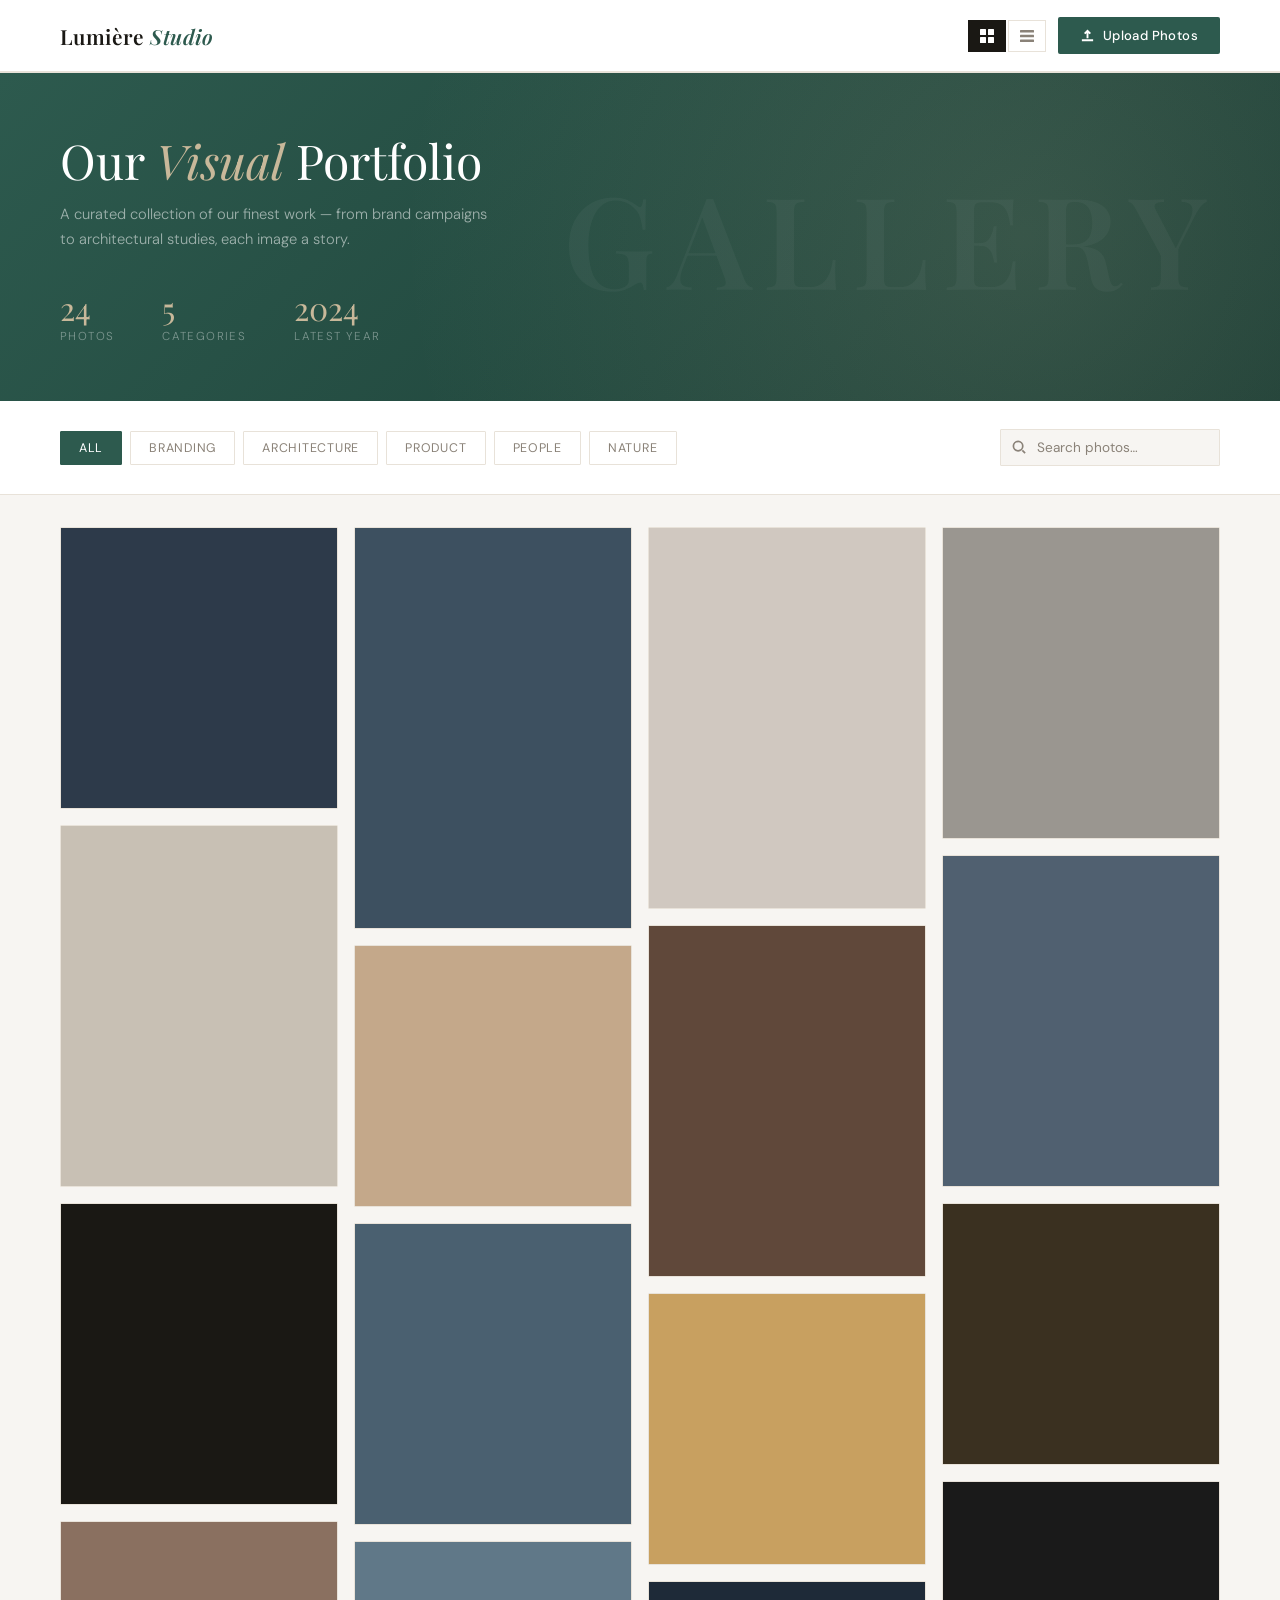
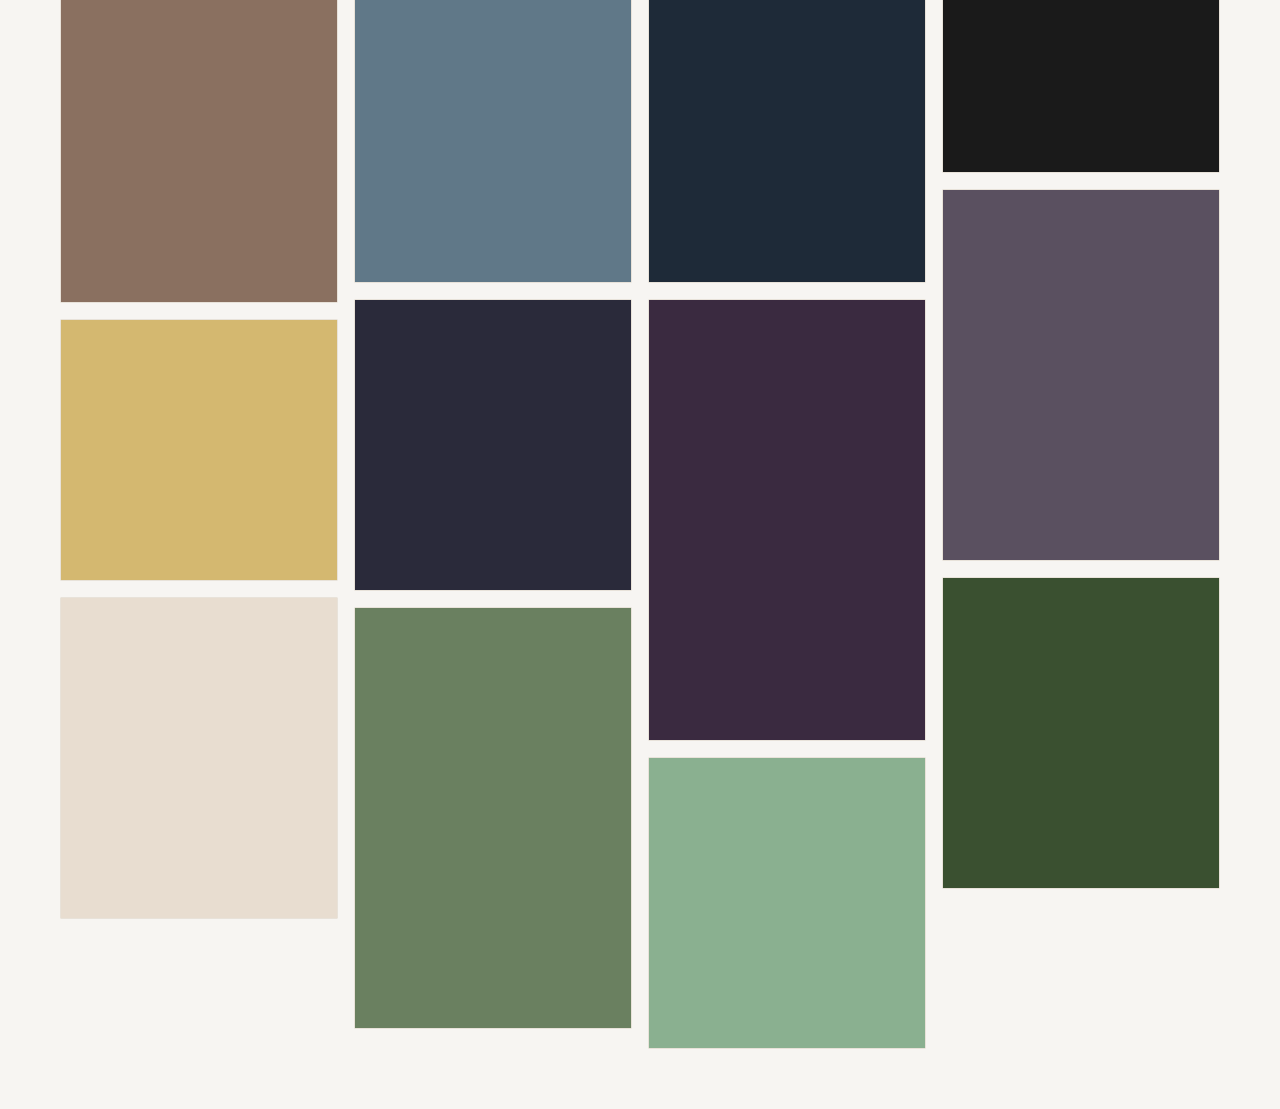
<file: Gallery/index.html>
<!DOCTYPE html>
<html lang="en">
<head>
<meta charset="UTF-8"/>
<meta name="viewport" content="width=device-width, initial-scale=1.0"/>
<title>Lumière Studio — Photo Gallery</title>
<link rel="preconnect" href="https://fonts.googleapis.com">
<link rel="stylesheet" href="style.css">
<link href="https://fonts.googleapis.com/css2?family=Playfair+Display:ital,wght@0,400;0,600;1,400&family=DM+Sans:wght@300;400;500&display=swap" rel="stylesheet">
</head>
<body>

<!-- HEADER -->
<header>
  <div class="logo">Lumière <span>Studio</span></div>
  <div class="header-actions">
    <div class="view-toggle">
      <button class="view-btn active" id="gridViewBtn" title="Grid view" onclick="setView('grid')">
        <svg width="14" height="14" viewBox="0 0 14 14" fill="none" xmlns="http://www.w3.org/2000/svg">
          <rect x="0" y="0" width="6" height="6" fill="currentColor" rx="0.5"/>
          <rect x="8" y="0" width="6" height="6" fill="currentColor" rx="0.5"/>
          <rect x="0" y="8" width="6" height="6" fill="currentColor" rx="0.5"/>
          <rect x="8" y="8" width="6" height="6" fill="currentColor" rx="0.5"/>
        </svg>
      </button>
      <button class="view-btn" id="listViewBtn" title="List view" onclick="setView('list')">
        <svg width="14" height="14" viewBox="0 0 14 14" fill="none" xmlns="http://www.w3.org/2000/svg">
          <rect x="0" y="1" width="14" height="2.5" fill="currentColor" rx="0.5"/>
          <rect x="0" y="5.75" width="14" height="2.5" fill="currentColor" rx="0.5"/>
          <rect x="0" y="10.5" width="14" height="2.5" fill="currentColor" rx="0.5"/>
        </svg>
      </button>
    </div>
    <button class="btn-upload" onclick="openUpload()">
      <svg viewBox="0 0 16 16" fill="none" stroke="currentColor" stroke-width="2"><path d="M8 11V3M5 6l3-3 3 3M2 13h12"/></svg>
      Upload Photos
    </button>
  </div>
</header>

<!-- HERO -->
<div class="hero-band">
  <h1>Our <em>Visual</em> Portfolio</h1>
  <p>A curated collection of our finest work — from brand campaigns to architectural studies, each image a story.</p>
  <div class="stats-strip">
    <div class="stat-item"><span class="num" id="totalCount">24</span><span class="lbl">Photos</span></div>
    <div class="stat-item"><span class="num">5</span><span class="lbl">Categories</span></div>
    <div class="stat-item"><span class="num">2024</span><span class="lbl">Latest Year</span></div>
  </div>
</div>

<!-- CONTROLS -->
<div class="controls">
  <div class="filters">
    <button class="filter-btn active" onclick="filter('all', this)">All</button>
    <button class="filter-btn" onclick="filter('branding', this)">Branding</button>
    <button class="filter-btn" onclick="filter('architecture', this)">Architecture</button>
    <button class="filter-btn" onclick="filter('product', this)">Product</button>
    <button class="filter-btn" onclick="filter('people', this)">People</button>
    <button class="filter-btn" onclick="filter('nature', this)">Nature</button>
  </div>
  <div class="search-wrap">
    <svg viewBox="0 0 16 16" fill="none" stroke="currentColor" stroke-width="1.8"><circle cx="6.5" cy="6.5" r="5"/><path d="M11 11l3 3"/></svg>
    <input class="search-input" type="text" placeholder="Search photos…" id="searchInput" oninput="searchPhotos()"/>
  </div>
</div>

<!-- GALLERY -->
<div class="gallery-wrap">
  <div class="gallery-grid" id="galleryGrid">
    <!-- Items injected by JS -->
  </div>
  <div class="empty-state" id="emptyState">
    <svg width="48" height="48" viewBox="0 0 24 24" fill="none" stroke="currentColor" stroke-width="1.5"><rect x="3" y="3" width="18" height="18" rx="2"/><circle cx="8.5" cy="8.5" r="1.5"/><path d="M21 15l-5-5L5 21"/></svg>
    <h3>No photos found</h3>
    <p>Try a different filter or search term.</p>
  </div>
</div>

<!-- LIGHTBOX -->
<div class="lightbox" id="lightbox" onclick="closeLightboxOnBg(event)">
  <button class="lb-close" onclick="closeLightbox()">✕</button>
  <div class="lightbox-inner">
    <div class="lb-img-area">
      <div class="lb-placeholder" id="lbPlaceholder"></div>
      <button class="lb-nav prev" onclick="lbNav(-1)">‹</button>
      <button class="lb-nav next" onclick="lbNav(1)">›</button>
    </div>
    <div class="lb-info">
      <div class="lb-cat" id="lbCat"></div>
      <div class="lb-title" id="lbTitle"></div>
      <div class="lb-desc" id="lbDesc"></div>
      <div class="lb-meta-list">
        <div class="lb-meta-row"><span class="key">Date</span><span class="val" id="lbDate"></span></div>
        <div class="lb-meta-row"><span class="key">Format</span><span class="val" id="lbFormat"></span></div>
        <div class="lb-meta-row"><span class="key">Dimensions</span><span class="val" id="lbDims"></span></div>
      </div>
      <div class="lb-actions">
        <button class="lb-btn primary">Download</button>
        <button class="lb-btn secondary">Share</button>
      </div>
    </div>
  </div>
</div>

<!-- UPLOAD MODAL -->
<div class="upload-modal" id="uploadModal">
  <div class="upload-box">
    <button class="upload-close" onclick="closeUpload()">✕</button>
    <h2>Upload Photos</h2>
    <p>Add new images to your gallery. Supported formats: JPG, PNG, WEBP.</p>
    <div class="drop-zone" id="dropZone" onclick="document.getElementById('fileInput').click()"
         ondragover="dragOver(event)" ondragleave="dragLeave(event)" ondrop="handleDrop(event)">
      <svg width="40" height="40" viewBox="0 0 24 24" fill="none" stroke="currentColor" stroke-width="1.5" style="margin:0 auto 14px;display:block"><path d="M21 15v4a2 2 0 01-2 2H5a2 2 0 01-2-2v-4M17 8l-5-5-5 5M12 3v12"/></svg>
      <p><strong>Click to browse</strong> or drag & drop</p>
      <p style="margin-top:6px;font-size:0.75rem;">Max 20MB per file</p>
    </div>
    <input type="file" id="fileInput" multiple accept="image/*" onchange="handleFiles(this.files)"/>
    <div class="upload-progress" id="uploadProgress">
      <p style="font-size:0.8rem;color:var(--ink-muted);margin-bottom:8px;">Uploading…</p>
      <div class="progress-bar-wrap"><div class="progress-bar" id="progressBar"></div></div>
    </div>
  </div>
</div>

<script>
// ─── DATA ───
const PHOTOS = [
  { id:1,  cat:'branding',     title:'Meridian Brand Identity',   desc:'A full visual identity system built for a luxury consultancy firm.',     date:'Mar 2024', format:'JPG', dims:'4800×3200', h:280, color:'#2d3a4a' },
  { id:2,  cat:'architecture', title:'Oslo Pavilion Interior',    desc:'Clean Nordic lines captured in a public exhibition space.',              date:'Feb 2024', format:'JPG', dims:'5472×3648', h:360, color:'#c8c0b4' },
  { id:3,  cat:'product',      title:'Sable Watch Series',        desc:'Precision timepiece photography on matte black surfaces.',               date:'Jan 2024', format:'PNG', dims:'3000×3000', h:300, color:'#1a1814' },
  { id:4,  cat:'people',       title:'Leadership Portraits',      desc:'Executive portrait session for a global financial institution.',          date:'Dec 2023', format:'JPG', dims:'4000×5000', h:380, color:'#8a7060' },
  { id:5,  cat:'nature',       title:'Golden Hour Coastline',     desc:'Early morning coastal landscape with ambient light and mist.',           date:'Nov 2023', format:'JPG', dims:'6000×4000', h:'260', color:'#d4b870' },
  { id:6,  cat:'branding',     title:'Atelier Campaign 2024',     desc:'Full campaign imagery for a Parisian fashion atelier.',                  date:'Mar 2024', format:'JPG', dims:'4500×3000', h:320, color:'#e8ddd0' },
  { id:7,  cat:'architecture', title:'Glass Tower Facade',        desc:'Reflective surface study of downtown commercial towers at dusk.',        date:'Jan 2024', format:'PNG', dims:'4800×6000', h:400, color:'#3d5060' },
  { id:8,  cat:'product',      title:'Ceramic Studio Collection', desc:'Artisan ceramics shot with natural sidelight on linen surfaces.',        date:'Feb 2024', format:'JPG', dims:'3600×3600', h:260, color:'#c4a88a' },
  { id:9,  cat:'people',       title:'Team Culture Series',       desc:'Candid documentary photography across three office locations.',          date:'Oct 2023', format:'JPG', dims:'5000×3333', h:300, color:'#4a6070' },
  { id:10, cat:'nature',       title:'Alpine Morning Study',      desc:'High-altitude landscape at sunrise; 4,200m above sea level.',           date:'Sep 2023', format:'RAW', dims:'7360×4912', h:340, color:'#607888' },
  { id:11, cat:'branding',     title:'Apex Launch Event',         desc:'Full event documentation for a tech product debut in Singapore.',       date:'Mar 2024', format:'JPG', dims:'4000×2667', h:290, color:'#2a2a3a' },
  { id:12, cat:'product',      title:'Botanical Skincare Line',   desc:'Soft-lit product photography with live botanical props and dew.',        date:'Feb 2024', format:'PNG', dims:'3200×4800', h:420, color:'#6a8060' },
  { id:13, cat:'architecture', title:'Museum Spiral Stair',       desc:'Architectural abstraction inside a contemporary art institution.',       date:'Dec 2023', format:'JPG', dims:'3648×5472', h:380, color:'#d0c8c0' },
  { id:14, cat:'people',       title:'Chef Portraits — Series II',desc:'Behind-the-scenes portraiture in Michelin-starred restaurant kitchens.', date:'Nov 2023', format:'JPG', dims:'4000×5000', h:350, color:'#60483a' },
  { id:15, cat:'nature',       title:'Desert Dune Abstracts',     desc:'Aerial texture study of Saharan dunes during golden hour.',             date:'Aug 2023', format:'JPG', dims:'6000×4000', h:270, color:'#c8a060' },
  { id:16, cat:'branding',     title:'Studio X Identity System',  desc:'Geometric logo and collateral design for a creative studio.',           date:'Jan 2024', format:'PNG', dims:'4000×2667', h:300, color:'#1e2a38' },
  { id:17, cat:'product',      title:'Fragrance Editorial',       desc:'Atmospheric perfume bottle photography with smoke and silk.',           date:'Mar 2024', format:'JPG', dims:'3600×4800', h:440, color:'#3a2a40' },
  { id:18, cat:'people',       title:'Wellness Campaign',         desc:'Health and lifestyle campaign for a premium wellness brand.',           date:'Oct 2023', format:'JPG', dims:'5000×3333', h:290, color:'#8ab090' },
  { id:19, cat:'architecture', title:'Brutalist Library',         desc:'Raw concrete and light study of a 1970s academic institution.',        date:'Sep 2023', format:'JPG', dims:'4800×3200', h:310, color:'#9a9690' },
  { id:20, cat:'nature',       title:'Rain on Glass',             desc:'Macro studies of rainwater patterns on weathered glass surfaces.',     date:'Jul 2023', format:'PNG', dims:'4000×4000', h:330, color:'#506070' },
  { id:21, cat:'branding',     title:'Culinary Brand Refresh',    desc:'Complete rebrand photography for a premium restaurant group.',         date:'Feb 2024', format:'JPG', dims:'4800×3200', h:260, color:'#3a3020' },
  { id:22, cat:'product',      title:'Audio Equipment Series',    desc:'High-end headphone and speaker editorial for a tech brand.',           date:'Jan 2024', format:'JPG', dims:'4000×2667', h:290, color:'#1a1a1a' },
  { id:23, cat:'people',       title:'Founders Series',           desc:'Documentary portraits of startup founders across seven cities.',       date:'Dec 2023', format:'JPG', dims:'4000×5000', h:370, color:'#5a5060' },
  { id:24, cat:'nature',       title:'Forest Floor Detail',       desc:'Macro botanical study: moss, lichen, and light through canopy.',       date:'Jun 2023', format:'RAW', dims:'5184×3456', h:310, color:'#3a5030' },
];

let currentFilter = 'all';
let currentSearch = '';
let lightboxIndex = 0;
let visiblePhotos = [...PHOTOS];

// ─── RENDER ───
function renderGallery() {
  const grid = document.getElementById('galleryGrid');
  const query = currentSearch.toLowerCase();

  visiblePhotos = PHOTOS.filter(p => {
    const matchCat = currentFilter === 'all' || p.cat === currentFilter;
    const matchSearch = p.title.toLowerCase().includes(query) || p.cat.toLowerCase().includes(query);
    return matchCat && matchSearch;
  });

  grid.innerHTML = '';
  document.getElementById('emptyState').style.display = visiblePhotos.length ? 'none' : 'block';
  document.getElementById('totalCount').textContent = visiblePhotos.length;

  visiblePhotos.forEach((p, i) => {
    const div = document.createElement('div');
    div.className = 'gallery-item';
    div.style.animationDelay = `${i * 0.04}s`;
    div.innerHTML = `
      <div class="img-placeholder" style="height:${p.h}px;background:${p.color};"></div>
      <div class="img-overlay">
        <div class="actions">
          <div class="action-btn" title="Favorite">
            <svg viewBox="0 0 16 16" fill="none" stroke="currentColor" stroke-width="1.8"><path d="M8 14s-6-4.35-6-8a4 4 0 018 0 4 4 0 018 0c0 3.65-6 8-6 8z"/></svg>
          </div>
          <div class="action-btn" title="Share">
            <svg viewBox="0 0 16 16" fill="none" stroke="currentColor" stroke-width="1.8"><circle cx="12" cy="3" r="1.5"/><circle cx="4" cy="8" r="1.5"/><circle cx="12" cy="13" r="1.5"/><path d="M5.5 8.8l5 2.8M10.5 4.2l-5 2.8"/></svg>
          </div>
        </div>
        <span class="tag">${p.cat}</span>
        <div class="title">${p.title}</div>
        <div class="meta">${p.date} · ${p.format}</div>
      </div>
      <!-- List view meta -->
      <div class="list-meta">
        <div class="title">${p.title}</div>
        <div class="sub">${p.cat}</div>
        <div class="date">${p.date} · ${p.dims}</div>
      </div>
      <div class="list-actions">
        <button class="list-btn">View</button>
        <button class="list-btn">Download</button>
      </div>
    `;
    div.addEventListener('click', () => openLightbox(i));
    grid.appendChild(div);
  });
}

// ─── FILTER & SEARCH ───
function filter(cat, btn) {
  currentFilter = cat;
  document.querySelectorAll('.filter-btn').forEach(b => b.classList.remove('active'));
  btn.classList.add('active');
  renderGallery();
}
function searchPhotos() {
  currentSearch = document.getElementById('searchInput').value;
  renderGallery();
}

// ─── VIEW ───
function setView(type) {
  const grid = document.getElementById('galleryGrid');
  document.getElementById('gridViewBtn').classList.toggle('active', type === 'grid');
  document.getElementById('listViewBtn').classList.toggle('active', type === 'list');
  grid.classList.toggle('list-view', type === 'list');
}

// ─── LIGHTBOX ───
function openLightbox(index) {
  lightboxIndex = index;
  updateLightbox();
  document.getElementById('lightbox').classList.add('open');
  document.body.style.overflow = 'hidden';
}
function closeLightbox() {
  document.getElementById('lightbox').classList.remove('open');
  document.body.style.overflow = '';
}
function closeLightboxOnBg(e) {
  if (e.target === document.getElementById('lightbox')) closeLightbox();
}
function lbNav(dir) {
  lightboxIndex = (lightboxIndex + dir + visiblePhotos.length) % visiblePhotos.length;
  updateLightbox();
}
function updateLightbox() {
  const p = visiblePhotos[lightboxIndex];
  document.getElementById('lbPlaceholder').style.cssText = `background:${p.color};width:100%;min-height:420px;`;
  document.getElementById('lbCat').textContent = p.cat.toUpperCase();
  document.getElementById('lbTitle').textContent = p.title;
  document.getElementById('lbDesc').textContent = p.desc;
  document.getElementById('lbDate').textContent = p.date;
  document.getElementById('lbFormat').textContent = p.format;
  document.getElementById('lbDims').textContent = p.dims;
}
document.addEventListener('keydown', e => {
  if (!document.getElementById('lightbox').classList.contains('open')) return;
  if (e.key === 'Escape') closeLightbox();
  if (e.key === 'ArrowRight') lbNav(1);
  if (e.key === 'ArrowLeft') lbNav(-1);
});

// ─── UPLOAD ───
function openUpload() { document.getElementById('uploadModal').classList.add('open'); }
function closeUpload() { document.getElementById('uploadModal').classList.remove('open'); }
document.getElementById('uploadModal').addEventListener('click', e => {
  if (e.target === document.getElementById('uploadModal')) closeUpload();
});
function dragOver(e) { e.preventDefault(); document.getElementById('dropZone').classList.add('dragover'); }
function dragLeave() { document.getElementById('dropZone').classList.remove('dragover'); }
function handleDrop(e) {
  e.preventDefault();
  dragLeave();
  handleFiles(e.dataTransfer.files);
}
function handleFiles(files) {
  if (!files.length) return;
  const prog = document.getElementById('uploadProgress');
  const bar = document.getElementById('progressBar');
  prog.style.display = 'block';
  let p = 0;
  const iv = setInterval(() => {
    p += Math.random() * 18;
    bar.style.width = Math.min(p, 100) + '%';
    if (p >= 100) {
      clearInterval(iv);
      setTimeout(() => {
        prog.style.display = 'none';
        bar.style.width = '0%';
        closeUpload();
        // Simulate adding uploaded photos to gallery
        Array.from(files).forEach((file, i) => {
          const colors = ['#4a3a5a','#3a5a4a','#5a4a3a','#3a4a5a','#5a3a4a'];
          PHOTOS.push({
            id: Date.now() + i,
            cat: 'product',
            title: file.name.replace(/\.[^.]+$/, '').replace(/-|_/g, ' '),
            desc: 'Uploaded image',
            date: 'Mar 2024',
            format: file.name.split('.').pop().toUpperCase(),
            dims: '—',
            h: 260 + Math.floor(Math.random() * 160),
            color: colors[i % colors.length]
          });
        });
        renderGallery();
      }, 400);
    }
  }, 80);
}

// ─── INIT ───
renderGallery();
</script>
</body>
</html>
</file>
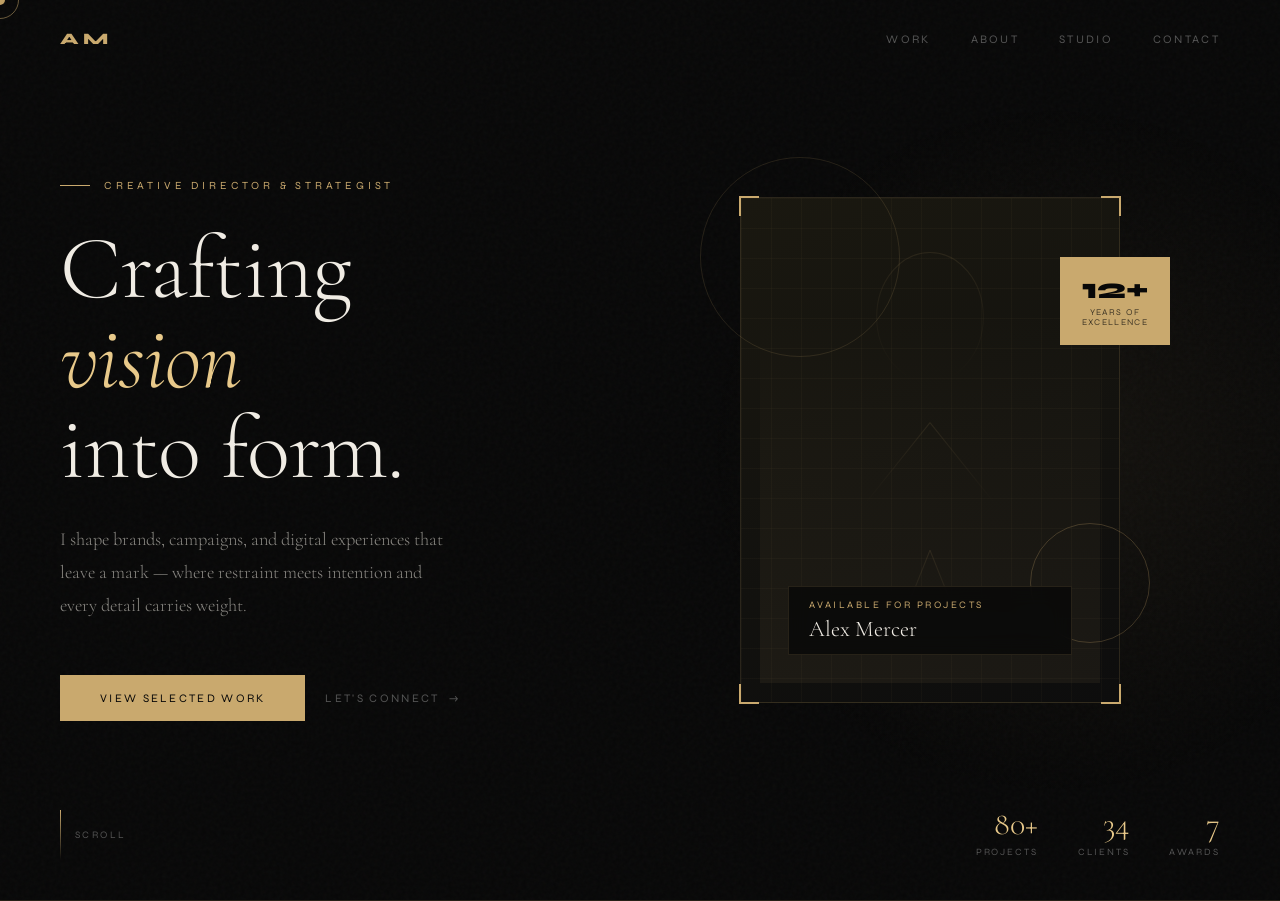
<file: Landing page/index.html>
<!DOCTYPE html>
<html lang="en">
<head>
<meta charset="UTF-8" />
<meta name="viewport" content="width=device-width, initial-scale=1.0"/>
<title>Alex Mercer — Creative Director</title>
<link rel="preconnect" href="https://fonts.googleapis.com">
<link href="https://fonts.googleapis.com/css2?family=Cormorant+Garamond:ital,wght@0,300;0,400;0,600;1,300;1,400&family=Syne:wght@400;700;800&display=swap" rel="stylesheet">
<link rel="stylesheet" href="style.css" />
</head>
<body>

<div class="cursor" id="cursor"></div>
<div class="cursor-ring" id="cursorRing"></div>

<!-- NAV -->
<nav id="navbar">
  <div class="nav-logo">AM</div>
  <ul class="nav-links">
    <li><a href="#">Work</a></li>
    <li><a href="#">About</a></li>
    <li><a href="#">Studio</a></li>
    <li><a href="#">Contact</a></li>
  </ul>
</nav>

<!-- HERO -->
<section class="hero">

  <div class="hero-left">
    <p class="hero-eyebrow">Creative Director &amp; Strategist</p>
    <h1>
      Crafting<br>
      <em>vision</em>
      into form.
    </h1>
    <p class="hero-desc">
      I shape brands, campaigns, and digital experiences that leave a mark — 
      where restraint meets intention and every detail carries weight.
    </p>
    <div class="cta-group">
      <a href="#" class="btn-primary"><span>View Selected Work</span></a>
      <a href="#" class="btn-ghost">Let's Connect</a>
    </div>
  </div>

  <div class="hero-right">
    <div class="portrait-frame">
      <div class="portrait-bg"></div>

      <div class="portrait-circle c1"></div>
      <div class="portrait-circle c2"></div>

      <div class="portrait-inner">
        <div class="silhouette"></div>
        <!-- Simulated portrait placeholder with elegant line art feel -->
        <svg viewBox="0 0 300 420" xmlns="http://www.w3.org/2000/svg"
          style="position:absolute;inset:0;width:100%;height:100%;opacity:0.18;">
          <defs>
            <linearGradient id="figGrad" x1="0" y1="0" x2="0" y2="1">
              <stop offset="0%" stop-color="#c9a96e" stop-opacity="0.6"/>
              <stop offset="100%" stop-color="#c9a96e" stop-opacity="0"/>
            </linearGradient>
          </defs>
          <!-- Abstract figure lines -->
          <ellipse cx="150" cy="90" rx="48" ry="58" fill="none" stroke="url(#figGrad)" stroke-width="1"/>
          <line x1="150" y1="148" x2="150" y2="300" stroke="url(#figGrad)" stroke-width="1"/>
          <line x1="150" y1="185" x2="90" y2="260" stroke="url(#figGrad)" stroke-width="1"/>
          <line x1="150" y1="185" x2="210" y2="260" stroke="url(#figGrad)" stroke-width="1"/>
          <line x1="150" y1="300" x2="110" y2="400" stroke="url(#figGrad)" stroke-width="1"/>
          <line x1="150" y1="300" x2="190" y2="400" stroke="url(#figGrad)" stroke-width="1"/>
        </svg>

        <div class="portrait-tag">
          <div class="role">Available for Projects</div>
          <div class="name">Alex Mercer</div>
        </div>
      </div>

      <!-- Corner accents -->
      <div class="corner tl"></div>
      <div class="corner tr"></div>
      <div class="corner bl"></div>
      <div class="corner br"></div>

      <!-- Floating badge -->
      <div class="float-badge">
        <span class="num">12+</span>
        <span class="label">Years of<br>Excellence</span>
      </div>
    </div>
  </div>

  <!-- Bottom left: scroll hint -->
  <div class="scroll-hint">
    <div class="scroll-line"></div>
    <span>Scroll</span>
  </div>

  <!-- Bottom right: stats -->
  <div class="stats-row">
    <div class="stat">
      <span class="stat-num">80+</span>
      <span class="stat-label">Projects</span>
    </div>
    <div class="stat">
      <span class="stat-num">34</span>
      <span class="stat-label">Clients</span>
    </div>
    <div class="stat">
      <span class="stat-num">7</span>
      <span class="stat-label">Awards</span>
    </div>
  </div>

</section>

<hr class="divider">

<script>
  // Custom cursor
  const cursor = document.getElementById('cursor');
  const ring = document.getElementById('cursorRing');
  let mx = 0, my = 0, rx = 0, ry = 0;

  document.addEventListener('mousemove', e => {
    mx = e.clientX; my = e.clientY;
    cursor.style.left = mx + 'px';
    cursor.style.top = my + 'px';
  });

  function animateRing() {
    rx += (mx - rx) * 0.1;
    ry += (my - ry) * 0.1;
    ring.style.left = rx + 'px';
    ring.style.top = ry + 'px';
    requestAnimationFrame(animateRing);
  }
  animateRing();

  // Hover effect on links
  document.querySelectorAll('a, button').forEach(el => {
    el.addEventListener('mouseenter', () => {
      cursor.style.width = '20px';
      cursor.style.height = '20px';
      ring.style.width = '60px';
      ring.style.height = '60px';
      ring.style.borderColor = 'rgba(201,169,110,0.8)';
    });
    el.addEventListener('mouseleave', () => {
      cursor.style.width = '10px';
      cursor.style.height = '10px';
      ring.style.width = '38px';
      ring.style.height = '38px';
      ring.style.borderColor = 'rgba(201,169,110,0.5)';
    });
  });

  // Navbar scroll
  window.addEventListener('scroll', () => {
    document.getElementById('navbar').classList.toggle('scrolled', window.scrollY > 40);
  });
</script>
</body>
</html>
</file>
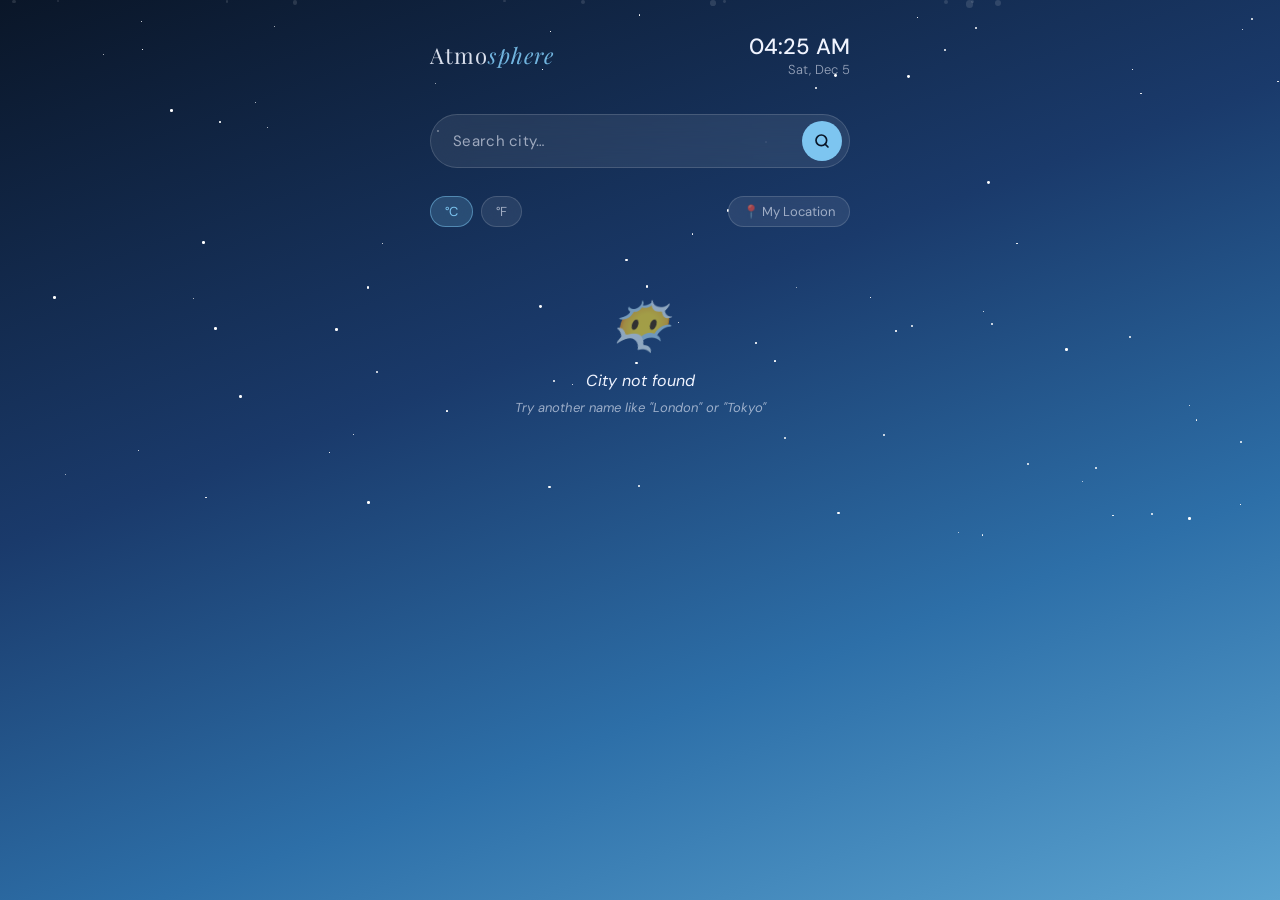
<file: Weather App/index.html>
<!DOCTYPE html>
<html lang="en">
<head>
<meta charset="UTF-8">
<meta name="viewport" content="width=device-width, initial-scale=1.0">
<title>Atmosphere — Weather</title>
<link href="https://fonts.googleapis.com/css2?family=Playfair+Display:ital,wght@0,400;0,700;1,400&family=DM+Sans:wght@300;400;500&display=swap" rel="stylesheet">
<link rel="stylesheet" href="style.css">
</head>
<body>

<div class="stars" id="stars"></div>
<div class="particles" id="particles"></div>

<div class="app">
  <header>
    <div class="brand">Atmo<span>sphere</span></div>
    <div class="time-display">
      <span id="clock">--:--</span>
      <span id="date-str">---</span>
    </div>
  </header>

  <div class="search-wrapper">
    <input class="search-input" id="search-input" type="text" placeholder="Search city…" autocomplete="off">
    <button class="search-btn" id="search-btn" title="Search">
      <svg viewBox="0 0 24 24" fill="none" stroke="currentColor" stroke-width="2.5" stroke-linecap="round" stroke-linejoin="round">
        <circle cx="11" cy="11" r="8"/><line x1="21" y1="21" x2="16.65" y2="16.65"/>
      </svg>
    </button>
  </div>

  <div class="unit-toggle">
    <button class="toggle-btn active" id="cel-btn">°C</button>
    <button class="toggle-btn" id="fah-btn">°F</button>
    <span style="flex:1"></span>
    <button class="toggle-btn" id="loc-btn" title="Use my location">
      📍 My Location
    </button>
  </div>

  <div id="main-content">
    <div class="status-msg">
      <div class="big">🌤</div>
      <div>Search a city to see the weather</div>
    </div>
  </div>
</div>

<script>
  const API_KEY = 'bd5e378503939ddaee76f12ad7a97608'; // free demo key from openweathermap
  let unit = 'metric';
  let lastCity = '';

  // Clock
  function updateClock() {
    const now = new Date();
    document.getElementById('clock').textContent =
      now.toLocaleTimeString([], { hour: '2-digit', minute: '2-digit' });
    document.getElementById('date-str').textContent =
      now.toLocaleDateString([], { weekday: 'short', month: 'short', day: 'numeric' });
  }
  setInterval(updateClock, 1000);
  updateClock();

  // Stars
  function createStars() {
    const container = document.getElementById('stars');
    for (let i = 0; i < 80; i++) {
      const s = document.createElement('div');
      s.className = 'star';
      const size = Math.random() * 2.5 + 0.5;
      s.style.cssText = `
        width:${size}px; height:${size}px;
        left:${Math.random()*100}%; top:${Math.random()*60}%;
        animation-duration:${Math.random()*4+2}s;
        animation-delay:${Math.random()*5}s;
      `;
      container.appendChild(s);
    }
  }
  createStars();

  // Particles
  function createParticles() {
    const container = document.getElementById('particles');
    for (let i = 0; i < 12; i++) {
      const p = document.createElement('div');
      p.className = 'particle';
      const size = Math.random() * 6 + 2;
      p.style.cssText = `
        width:${size}px; height:${size}px;
        left:${Math.random()*100}%;
        animation-duration:${Math.random()*20+15}s;
        animation-delay:${Math.random()*15}s;
      `;
      container.appendChild(p);
    }
  }
  createParticles();

  // Weather icons mapping
  function getIcon(code, isDay = true) {
    if (code >= 200 && code < 300) return '⛈️';
    if (code >= 300 && code < 400) return '🌦️';
    if (code >= 500 && code < 510) return '🌧️';
    if (code === 511) return '🌨️';
    if (code >= 511 && code < 600) return '🌧️';
    if (code >= 600 && code < 700) return '❄️';
    if (code >= 700 && code < 800) return '🌫️';
    if (code === 800) return isDay ? '☀️' : '🌙';
    if (code === 801) return isDay ? '🌤️' : '☁️';
    if (code === 802) return '⛅';
    if (code >= 803) return '☁️';
    return '🌡️';
  }

  function getBg(code) {
    if (code >= 200 && code < 300) return 'var(--sky-rainy)';
    if (code >= 300 && code < 600) return 'var(--sky-rainy)';
    if (code >= 600 && code < 700) return 'var(--sky-cloudy)';
    if (code >= 700 && code < 800) return 'var(--sky-cloudy)';
    if (code === 800) return 'var(--sky-sunny)';
    if (code <= 802) return 'var(--sky-clear)';
    return 'var(--sky-cloudy)';
  }

  function fmt(val) {
    return unit === 'metric'
      ? Math.round(val) + '°C'
      : Math.round(val * 9/5 + 32) + '°F';
  }
  function fmtRaw(val) {
    return unit === 'metric' ? Math.round(val) : Math.round(val * 9/5 + 32);
  }
  function unitSym() { return unit === 'metric' ? '°C' : '°F'; }

  function windSpeed(ms) {
    return unit === 'metric'
      ? Math.round(ms) + ' m/s'
      : Math.round(ms * 2.237) + ' mph';
  }

  const days = ['Sun','Mon','Tue','Wed','Thu','Fri','Sat'];
  const months = ['Jan','Feb','Mar','Apr','May','Jun','Jul','Aug','Sep','Oct','Nov','Dec'];

  function formatDay(timestamp) {
    const d = new Date(timestamp * 1000);
    const today = new Date();
    if (d.toDateString() === today.toDateString()) return 'Today';
    const tom = new Date(today); tom.setDate(today.getDate()+1);
    if (d.toDateString() === tom.toDateString()) return 'Tomorrow';
    return days[d.getDay()];
  }

  async function fetchWeather(city) {
    const content = document.getElementById('main-content');
    content.innerHTML = `<div class="status-msg"><div class="big skeleton" style="width:60px;height:60px;margin:0 auto 16px;border-radius:50%"></div><div>Loading weather…</div></div>`;

    try {
      const [currentRes, forecastRes] = await Promise.all([
        fetch(`https://api.openweathermap.org/data/2.5/weather?q=${encodeURIComponent(city)}&appid=${API_KEY}&units=metric`),
        fetch(`https://api.openweathermap.org/data/2.5/forecast?q=${encodeURIComponent(city)}&appid=${API_KEY}&units=metric`)
      ]);

      if (!currentRes.ok) throw new Error('City not found');
      const current = await currentRes.json();
      const forecast = await forecastRes.json();

      lastCity = current.name;
      document.body.style.background = getBg(current.weather[0].id);

      renderWeather(current, forecast);
    } catch (e) {
      content.innerHTML = `
        <div class="status-msg">
          <div class="big">😶‍🌫️</div>
          <div style="color:var(--text-primary);margin-bottom:8px">City not found</div>
          <div style="font-size:13px">Try another name like "London" or "Tokyo"</div>
        </div>`;
    }
  }

  function renderWeather(w, forecast) {
    const content = document.getElementById('main-content');
    const isDay = w.dt > w.sys.sunrise && w.dt < w.sys.sunset;
    const icon = getIcon(w.weather[0].id, isDay);
    const code = w.weather[0].id;

    // Hourly (next 8 slots = 24 hours)
    const hourlyItems = forecast.list.slice(0, 8).map((item, i) => {
      const h = new Date(item.dt * 1000).toLocaleTimeString([], { hour: '2-digit', minute: '2-digit' });
      return `
        <div class="hour-card ${i===0?'active':''}">
          <div class="hour-time">${i===0?'Now':h}</div>
          <div class="hour-icon">${getIcon(item.weather[0].id, true)}</div>
          <div class="hour-temp">${fmtRaw(item.main.temp)}°</div>
        </div>`;
    }).join('');

    // Daily (next 5 days)
    const dailyMap = {};
    forecast.list.forEach(item => {
      const d = new Date(item.dt * 1000).toDateString();
      if (!dailyMap[d]) dailyMap[d] = { highs: [], lows: [], icons: [], desc: item.weather[0].description };
      dailyMap[d].highs.push(item.main.temp_max);
      dailyMap[d].lows.push(item.main.temp_min);
      dailyMap[d].icons.push(item.weather[0].id);
    });

    const dailyItems = Object.entries(dailyMap).slice(0, 5).map(([dateStr, data]) => {
      const dt = new Date(dateStr);
      const label = formatDay(dt.getTime()/1000);
      const hi = Math.max(...data.highs);
      const lo = Math.min(...data.lows);
      const ic = getIcon(data.icons[Math.floor(data.icons.length/2)], true);
      return `
        <div class="forecast-item">
          <div class="forecast-day">${label}</div>
          <div class="forecast-icon">${ic}</div>
          <div class="forecast-desc">${data.desc}</div>
          <div class="forecast-temps">
            <div class="temp-high">${fmtRaw(hi)}°</div>
            <div class="temp-low">${fmtRaw(lo)}°</div>
          </div>
        </div>`;
    }).join('');

    const sunrise = new Date(w.sys.sunrise * 1000).toLocaleTimeString([], {hour:'2-digit',minute:'2-digit'});
    const sunset = new Date(w.sys.sunset * 1000).toLocaleTimeString([], {hour:'2-digit',minute:'2-digit'});
    const visibility = w.visibility ? (w.visibility / 1000).toFixed(1) + ' km' : 'N/A';

    content.innerHTML = `
      <div class="weather-card">
        <div class="location-row">
          <svg class="location-icon" viewBox="0 0 24 24" fill="currentColor">
            <path d="M12 2C8.13 2 5 5.13 5 9c0 5.25 7 13 7 13s7-7.75 7-13c0-3.87-3.13-7-7-7zm0 9.5c-1.38 0-2.5-1.12-2.5-2.5s1.12-2.5 2.5-2.5 2.5 1.12 2.5 2.5-1.12 2.5-2.5 2.5z"/>
          </svg>
          <span id="city-name">${w.name}, ${w.sys.country}</span>
        </div>
        <div class="temp-row">
          <div>
            <div id="temperature">${fmtRaw(w.main.temp)}<sup>${unitSym()}</sup></div>
          </div>
          <div class="weather-icon-large">${icon}</div>
        </div>
        <div id="condition">${w.weather[0].description.charAt(0).toUpperCase() + w.weather[0].description.slice(1)}</div>
        <div id="feels-like">Feels like ${fmtRaw(w.main.feels_like)}° · High ${fmtRaw(w.main.temp_max)}° · Low ${fmtRaw(w.main.temp_min)}°</div>
        <div class="divider"></div>
        <div class="stats-row">
          <div class="stat">
            <div class="stat-icon">💧</div>
            <div class="stat-value">${w.main.humidity}%</div>
            <div class="stat-label">Humidity</div>
          </div>
          <div class="stat">
            <div class="stat-icon">💨</div>
            <div class="stat-value">${windSpeed(w.wind.speed)}</div>
            <div class="stat-label">Wind</div>
          </div>
          <div class="stat">
            <div class="stat-icon">🔵</div>
            <div class="stat-value">${w.main.pressure}</div>
            <div class="stat-label">hPa</div>
          </div>
        </div>
      </div>

      <div class="section-title">Hourly Forecast</div>
      <div class="hourly-scroll">${hourlyItems}</div>

      <div class="section-title">5-Day Forecast</div>
      <div class="forecast-list" style="margin-bottom:20px">${dailyItems}</div>

      <div class="info-grid">
        <div class="info-card">
          <div class="info-icon">🌅</div>
          <div class="info-card-label">Sunrise</div>
          <div class="info-card-value" style="font-size:20px">${sunrise}</div>
          <div class="info-card-sub">Sunset ${sunset}</div>
        </div>
        <div class="info-card">
          <div class="info-icon">👁️</div>
          <div class="info-card-label">Visibility</div>
          <div class="info-card-value" style="font-size:20px">${visibility}</div>
          <div class="info-card-sub">Clear conditions</div>
        </div>
        <div class="info-card">
          <div class="info-icon">🌡️</div>
          <div class="info-card-label">Dew Point</div>
          <div class="info-card-value" style="font-size:20px">${Math.round(w.main.temp - ((100 - w.main.humidity) / 5))}°</div>
          <div class="info-card-sub">Approx. comfort</div>
        </div>
        <div class="info-card">
          <div class="info-icon">🌬️</div>
          <div class="info-card-label">Wind Dir.</div>
          <div class="info-card-value" style="font-size:20px">${getWindDir(w.wind.deg)}</div>
          <div class="info-card-sub">${w.wind.deg}° bearing</div>
        </div>
      </div>
    `;
  }

  function getWindDir(deg) {
    const dirs = ['N','NE','E','SE','S','SW','W','NW'];
    return dirs[Math.round(deg / 45) % 8];
  }

  // Search
  document.getElementById('search-btn').addEventListener('click', () => {
    const city = document.getElementById('search-input').value.trim();
    if (city) fetchWeather(city);
  });
  document.getElementById('search-input').addEventListener('keydown', e => {
    if (e.key === 'Enter') {
      const city = e.target.value.trim();
      if (city) fetchWeather(city);
    }
  });

  // Unit toggle
  document.getElementById('cel-btn').addEventListener('click', () => {
    unit = 'metric';
    document.getElementById('cel-btn').classList.add('active');
    document.getElementById('fah-btn').classList.remove('active');
    if (lastCity) fetchWeather(lastCity);
  });
  document.getElementById('fah-btn').addEventListener('click', () => {
    unit = 'imperial';
    document.getElementById('fah-btn').classList.add('active');
    document.getElementById('cel-btn').classList.remove('active');
    if (lastCity) fetchWeather(lastCity);
  });

  // Geolocation
  document.getElementById('loc-btn').addEventListener('click', () => {
    if (!navigator.geolocation) return;
    document.getElementById('loc-btn').textContent = '📍 Locating…';
    navigator.geolocation.getCurrentPosition(async pos => {
      const { latitude: lat, longitude: lon } = pos.coords;
      try {
        const res = await fetch(`https://api.openweathermap.org/data/2.5/weather?lat=${lat}&lon=${lon}&appid=${API_KEY}&units=metric`);
        const data = await res.json();
        document.getElementById('search-input').value = data.name;
        document.getElementById('loc-btn').textContent = '📍 My Location';
        fetchWeather(data.name);
      } catch {
        document.getElementById('loc-btn').textContent = '📍 My Location';
      }
    }, () => {
      document.getElementById('loc-btn').textContent = '📍 My Location';
    });
  });

  // Default city
  fetchWeather('Madurai');
</script>
</body>
</html>
</file>
<file: Gallery/style.css>
*, *::before, *::after { box-sizing: border-box; margin: 0; padding: 0; }

:root {
  --bg: #f7f5f2;
  --surface: #ffffff;
  --ink: #1a1814;
  --ink-muted: #8a8278;
  --accent: #2d5a4e;
  --accent-light: #3d7a6a;
  --warm: #c8b89a;
  --border: #e8e2d9;
  --shadow: 0 4px 24px rgba(26,24,20,0.08);
  --shadow-lg: 0 20px 60px rgba(26,24,20,0.18);
}

html { scroll-behavior: smooth; }
body {
  background: var(--bg);
  color: var(--ink);
  font-family: 'DM Sans', sans-serif;
  font-weight: 300;
  min-height: 100vh;
}

/* ─── HEADER ─── */
header {
  background: var(--surface);
  border-bottom: 1px solid var(--border);
  padding: 0 60px;
  display: flex;
  justify-content: space-between;
  align-items: center;
  height: 72px;
  position: sticky; top: 0; z-index: 50;
  box-shadow: 0 1px 0 var(--border);
}
.logo {
  font-family: 'Playfair Display', serif;
  font-size: 1.3rem;
  font-weight: 600;
  letter-spacing: 0.02em;
  color: var(--ink);
}
.logo span { color: var(--accent); font-style: italic; }
.header-actions { display: flex; gap: 12px; align-items: center; }
.btn-upload {
  display: flex; align-items: center; gap: 8px;
  background: var(--accent);
  color: #fff;
  border: none;
  padding: 10px 22px;
  font-family: 'DM Sans', sans-serif;
  font-size: 0.82rem;
  font-weight: 500;
  letter-spacing: 0.03em;
  cursor: pointer;
  transition: background 0.25s, transform 0.15s;
  border-radius: 2px;
}
.btn-upload:hover { background: var(--accent-light); transform: translateY(-1px); }
.btn-upload svg { width: 15px; height: 15px; }
.view-toggle { display: flex; gap: 2px; }
.view-btn {
  background: transparent;
  border: 1px solid var(--border);
  padding: 8px 11px;
  cursor: pointer;
  color: var(--ink-muted);
  transition: all 0.2s;
  display: flex; align-items: center;
}
.view-btn.active, .view-btn:hover {
  background: var(--ink);
  color: #fff;
  border-color: var(--ink);
}

/* ─── HERO BAND ─── */
.hero-band {
  background: linear-gradient(135deg, var(--accent) 0%, #1a3d34 100%);
  padding: 56px 60px;
  position: relative;
  overflow: hidden;
}
.hero-band::before {
  content: '';
  position: absolute; inset: 0;
  background-image: radial-gradient(circle at 80% 50%, rgba(200,184,154,0.15) 0%, transparent 60%);
}
.hero-band::after {
  content: 'GALLERY';
  position: absolute; right: 60px; top: 50%;
  transform: translateY(-50%);
  font-family: 'Playfair Display', serif;
  font-size: 8rem;
  font-weight: 600;
  color: rgba(255,255,255,0.04);
  letter-spacing: 0.1em;
  line-height: 1;
  white-space: nowrap;
  pointer-events: none;
}
.hero-band h1 {
  font-family: 'Playfair Display', serif;
  font-size: clamp(2rem, 4vw, 3rem);
  font-weight: 400;
  color: #fff;
  margin-bottom: 10px;
  position: relative; z-index: 1;
}
.hero-band h1 em { font-style: italic; color: var(--warm); }
.hero-band p {
  color: rgba(255,255,255,0.55);
  font-size: 0.92rem;
  line-height: 1.7;
  max-width: 440px;
  position: relative; z-index: 1;
}
.stats-strip {
  display: flex; gap: 48px;
  margin-top: 40px;
  position: relative; z-index: 1;
}
.stat-item { }
.stat-item .num {
  font-family: 'Playfair Display', serif;
  font-size: 2rem;
  color: var(--warm);
  display: block;
  line-height: 1;
}
.stat-item .lbl {
  font-size: 0.72rem;
  letter-spacing: 0.12em;
  text-transform: uppercase;
  color: rgba(255,255,255,0.4);
  margin-top: 4px;
}

/* ─── CONTROLS ─── */
.controls {
  padding: 28px 60px;
  display: flex;
  justify-content: space-between;
  align-items: center;
  gap: 20px;
  background: var(--surface);
  border-bottom: 1px solid var(--border);
  flex-wrap: wrap;
}
.filters { display: flex; gap: 8px; flex-wrap: wrap; }
.filter-btn {
  font-family: 'DM Sans', sans-serif;
  font-size: 0.78rem;
  letter-spacing: 0.06em;
  text-transform: uppercase;
  background: transparent;
  border: 1px solid var(--border);
  color: var(--ink-muted);
  padding: 8px 18px;
  cursor: pointer;
  transition: all 0.22s;
  border-radius: 1px;
}
.filter-btn.active {
  background: var(--accent);
  border-color: var(--accent);
  color: #fff;
}
.filter-btn:hover:not(.active) {
  border-color: var(--accent);
  color: var(--accent);
}
.search-wrap {
  position: relative;
  display: flex; align-items: center;
}
.search-wrap svg {
  position: absolute; left: 12px;
  color: var(--ink-muted); width: 15px; height: 15px;
}
.search-input {
  font-family: 'DM Sans', sans-serif;
  font-size: 0.85rem;
  background: var(--bg);
  border: 1px solid var(--border);
  padding: 9px 14px 9px 36px;
  color: var(--ink);
  outline: none;
  width: 220px;
  transition: border-color 0.2s, width 0.3s;
  border-radius: 1px;
}
.search-input:focus {
  border-color: var(--accent);
  width: 260px;
}
.search-input::placeholder { color: var(--ink-muted); }

/* ─── GALLERY GRID ─── */
.gallery-wrap { padding: 32px 60px 60px; }

.gallery-grid {
  columns: 4;
  column-gap: 16px;
  transition: all 0.3s;
}
.gallery-grid.list-view {
  columns: 1;
  display: flex; flex-direction: column; gap: 12px;
}

.gallery-item {
  break-inside: avoid;
  margin-bottom: 16px;
  position: relative;
  overflow: hidden;
  cursor: pointer;
  background: var(--surface);
  border: 1px solid var(--border);
  transition: opacity 0.4s, transform 0.4s;
  border-radius: 1px;
}
.gallery-item.hidden {
  display: none;
}
.gallery-item:hover .img-overlay { opacity: 1; }
.gallery-item:hover .gallery-img { transform: scale(1.04); }

.gallery-img {
  width: 100%;
  display: block;
  transition: transform 0.5s ease;
  aspect-ratio: auto;
}
/* Using colored placeholder blocks instead of broken img tags */
.img-placeholder {
  width: 100%;
  display: block;
  transition: transform 0.5s ease;
  position: relative;
  overflow: hidden;
}

.img-overlay {
  position: absolute; inset: 0;
  background: linear-gradient(180deg, transparent 30%, rgba(26,24,20,0.75) 100%);
  opacity: 0;
  transition: opacity 0.35s ease;
  display: flex; flex-direction: column;
  justify-content: flex-end;
  padding: 20px;
}
.img-overlay .title {
  font-family: 'Playfair Display', serif;
  font-size: 1rem;
  color: #fff;
  margin-bottom: 4px;
}
.img-overlay .meta {
  font-size: 0.72rem;
  color: rgba(255,255,255,0.6);
  letter-spacing: 0.08em;
  text-transform: uppercase;
}
.img-overlay .tag {
  position: absolute;
  top: 14px; right: 14px;
  background: var(--accent);
  color: #fff;
  font-size: 0.62rem;
  letter-spacing: 0.12em;
  text-transform: uppercase;
  padding: 4px 10px;
}
.img-overlay .actions {
  position: absolute;
  top: 14px; left: 14px;
  display: flex; gap: 6px;
}
.action-btn {
  width: 32px; height: 32px;
  background: rgba(255,255,255,0.15);
  backdrop-filter: blur(6px);
  border: 1px solid rgba(255,255,255,0.2);
  color: #fff;
  display: flex; align-items: center; justify-content: center;
  cursor: pointer;
  border-radius: 50%;
  transition: background 0.2s;
}
.action-btn:hover { background: rgba(255,255,255,0.3); }
.action-btn svg { width: 14px; height: 14px; }

/* list view item */
.gallery-grid.list-view .gallery-item {
  display: flex; flex-direction: row;
  height: 110px;
  margin-bottom: 0;
}
.gallery-grid.list-view .img-placeholder {
  width: 160px; min-width: 160px;
  height: 100%;
}
.gallery-grid.list-view .img-overlay { display: none; }
.list-meta {
  display: none;
  padding: 18px 24px;
  flex: 1;
  flex-direction: column;
  justify-content: center;
  gap: 4px;
}
.gallery-grid.list-view .list-meta { display: flex; }
.list-meta .title {
  font-family: 'Playfair Display', serif;
  font-size: 1rem; font-weight: 400;
}
.list-meta .sub {
  font-size: 0.78rem; color: var(--ink-muted);
  text-transform: uppercase; letter-spacing: 0.08em;
}
.list-meta .date { font-size: 0.76rem; color: var(--ink-muted); margin-top: 6px; }
.list-actions {
  display: none;
  padding: 0 20px;
  align-items: center; gap: 8px;
}
.gallery-grid.list-view .list-actions { display: flex; }
.list-btn {
  padding: 7px 16px;
  font-size: 0.75rem;
  letter-spacing: 0.06em;
  text-transform: uppercase;
  background: transparent;
  border: 1px solid var(--border);
  color: var(--ink-muted);
  cursor: pointer;
  transition: all 0.2s;
  border-radius: 1px;
}
.list-btn:hover { background: var(--accent); color: #fff; border-color: var(--accent); }

/* ─── LIGHTBOX ─── */
.lightbox {
  position: fixed; inset: 0;
  background: rgba(10,9,8,0.96);
  z-index: 200;
  display: flex;
  align-items: center;
  justify-content: center;
  opacity: 0;
  pointer-events: none;
  transition: opacity 0.35s;
  backdrop-filter: blur(4px);
}
.lightbox.open { opacity: 1; pointer-events: all; }
.lightbox-inner {
  position: relative;
  max-width: min(900px, 90vw);
  width: 100%;
  display: grid;
  grid-template-columns: 1fr 280px;
  background: var(--surface);
  box-shadow: var(--shadow-lg);
  transform: scale(0.94);
  transition: transform 0.35s ease;
}
.lightbox.open .lightbox-inner { transform: scale(1); }
.lb-img-area {
  position: relative;
  min-height: 400px;
  overflow: hidden;
}
.lb-placeholder {
  width: 100%; height: 100%;
  min-height: 400px;
}
.lb-close {
  position: fixed; top: 24px; right: 32px;
  width: 42px; height: 42px;
  background: rgba(255,255,255,0.08);
  border: 1px solid rgba(255,255,255,0.15);
  color: #fff;
  font-size: 1.2rem;
  cursor: pointer;
  display: flex; align-items: center; justify-content: center;
  border-radius: 50%;
  transition: background 0.2s;
  z-index: 10;
}
.lb-close:hover { background: rgba(255,255,255,0.2); }
.lb-nav {
  position: absolute; top: 50%; transform: translateY(-50%);
  width: 40px; height: 40px;
  background: rgba(0,0,0,0.4);
  border: 1px solid rgba(255,255,255,0.1);
  color: #fff;
  cursor: pointer;
  display: flex; align-items: center; justify-content: center;
  z-index: 5;
  transition: background 0.2s;
  border-radius: 50%;
}
.lb-nav:hover { background: rgba(0,0,0,0.7); }
.lb-nav.prev { left: 12px; }
.lb-nav.next { right: 12px; }
.lb-info {
  padding: 36px 28px;
  display: flex; flex-direction: column;
  border-left: 1px solid var(--border);
}
.lb-cat {
  font-size: 0.68rem;
  letter-spacing: 0.2em;
  text-transform: uppercase;
  color: var(--accent);
  margin-bottom: 10px;
}
.lb-title {
  font-family: 'Playfair Display', serif;
  font-size: 1.4rem;
  font-weight: 400;
  line-height: 1.3;
  margin-bottom: 16px;
}
.lb-desc {
  font-size: 0.85rem;
  color: var(--ink-muted);
  line-height: 1.75;
  flex: 1;
}
.lb-meta-list {
  margin-top: 28px;
  border-top: 1px solid var(--border);
  padding-top: 20px;
  display: flex; flex-direction: column; gap: 10px;
}
.lb-meta-row { display: flex; justify-content: space-between; }
.lb-meta-row .key {
  font-size: 0.72rem;
  letter-spacing: 0.08em;
  text-transform: uppercase;
  color: var(--ink-muted);
}
.lb-meta-row .val { font-size: 0.82rem; font-weight: 500; }
.lb-actions {
  margin-top: 24px;
  display: flex; gap: 8px;
}
.lb-btn {
  flex: 1;
  padding: 10px;
  font-family: 'DM Sans', sans-serif;
  font-size: 0.75rem;
  letter-spacing: 0.08em;
  text-transform: uppercase;
  cursor: pointer;
  transition: all 0.2s;
  border-radius: 1px;
}
.lb-btn.primary { background: var(--accent); color: #fff; border: none; }
.lb-btn.primary:hover { background: var(--accent-light); }
.lb-btn.secondary { background: transparent; color: var(--ink-muted); border: 1px solid var(--border); }
.lb-btn.secondary:hover { border-color: var(--ink); color: var(--ink); }

/* ─── EMPTY STATE ─── */
.empty-state {
  text-align: center;
  padding: 80px 20px;
  display: none;
}
.empty-state svg { color: var(--warm); margin-bottom: 20px; }
.empty-state h3 {
  font-family: 'Playfair Display', serif;
  font-size: 1.4rem;
  margin-bottom: 8px;
}
.empty-state p { color: var(--ink-muted); font-size: 0.88rem; }

/* Upload Modal */
.upload-modal {
  position: fixed; inset: 0;
  background: rgba(10,9,8,0.7);
  z-index: 300;
  display: flex; align-items: center; justify-content: center;
  opacity: 0; pointer-events: none;
  transition: opacity 0.3s;
  backdrop-filter: blur(4px);
}
.upload-modal.open { opacity: 1; pointer-events: all; }
.upload-box {
  background: var(--surface);
  width: min(480px, 90vw);
  padding: 48px;
  text-align: center;
  position: relative;
  transform: translateY(20px);
  transition: transform 0.3s;
  border-radius: 2px;
}
.upload-modal.open .upload-box { transform: translateY(0); }
.upload-box h2 {
  font-family: 'Playfair Display', serif;
  font-size: 1.5rem;
  margin-bottom: 8px;
}
.upload-box p { color: var(--ink-muted); font-size: 0.85rem; margin-bottom: 32px; }
.drop-zone {
  border: 2px dashed var(--border);
  padding: 48px 24px;
  cursor: pointer;
  transition: border-color 0.2s, background 0.2s;
  margin-bottom: 20px;
  border-radius: 2px;
}
.drop-zone:hover, .drop-zone.dragover {
  border-color: var(--accent);
  background: rgba(45,90,78,0.04);
}
.drop-zone svg { color: var(--warm); margin-bottom: 14px; }
.drop-zone p { margin: 0; font-size: 0.85rem; color: var(--ink-muted); }
.drop-zone strong { color: var(--accent); }
.upload-close {
  position: absolute; top: 16px; right: 16px;
  background: transparent; border: none;
  font-size: 1.1rem; cursor: pointer; color: var(--ink-muted);
  width: 32px; height: 32px; display: flex; align-items: center; justify-content: center;
}
#fileInput { display: none; }
.upload-progress { display: none; margin-top: 16px; }
.progress-bar-wrap {
  background: var(--border);
  height: 3px;
  border-radius: 2px;
  overflow: hidden;
}
.progress-bar {
  height: 100%;
  background: var(--accent);
  width: 0%;
  transition: width 0.1s;
}

/* ─── RESPONSIVE ─── */
@media (max-width: 1100px) { .gallery-grid { columns: 3; } }
@media (max-width: 800px) {
  header, .controls, .gallery-wrap, .hero-band { padding-left: 24px; padding-right: 24px; }
  .gallery-grid { columns: 2; }
  .lightbox-inner { grid-template-columns: 1fr; }
  .lb-info { border-left: none; border-top: 1px solid var(--border); }
  .stats-strip { gap: 24px; }
  .hero-band::after { display: none; }
}
@media (max-width: 500px) { .gallery-grid { columns: 1; } }

/* Animations */
@keyframes fadeIn { from { opacity: 0; transform: translateY(16px); } to { opacity: 1; transform: translateY(0); } }
.gallery-item { animation: fadeIn 0.5s ease both; }
</file>
<file: Landing page/style.css>
*, *::before, *::after { box-sizing: border-box; margin: 0; padding: 0; }

  :root {
    --bg: #080808;
    --surface: #111111;
    --gold: #c9a96e;
    --gold-light: #e8c98a;
    --white: #f0ece4;
    --muted: #555;
    --border: rgba(201,169,110,0.15);
  }

  html { scroll-behavior: smooth; }

  body {
    background: var(--bg);
    color: var(--white);
    font-family: 'Cormorant Garamond', serif;
    overflow-x: hidden;
    cursor: none;
  }

  /* Custom cursor */
  .cursor {
    position: fixed;
    width: 10px; height: 10px;
    background: var(--gold);
    border-radius: 50%;
    pointer-events: none;
    z-index: 9999;
    transform: translate(-50%, -50%);
    transition: transform 0.08s ease, width 0.2s ease, height 0.2s ease, opacity 0.2s ease;
    mix-blend-mode: difference;
  }
  .cursor-ring {
    position: fixed;
    width: 38px; height: 38px;
    border: 1px solid rgba(201,169,110,0.5);
    border-radius: 50%;
    pointer-events: none;
    z-index: 9998;
    transform: translate(-50%, -50%);
    transition: transform 0.18s ease, width 0.2s, height 0.2s, opacity 0.2s;
  }
  body:hover .cursor { opacity: 1; }

  /* Noise overlay */
  body::before {
    content: '';
    position: fixed; inset: 0;
    background-image: url("data:image/svg+xml,%3Csvg viewBox='0 0 256 256' xmlns='http://www.w3.org/2000/svg'%3E%3Cfilter id='n'%3E%3CfeTurbulence type='fractalNoise' baseFrequency='0.9' numOctaves='4' stitchTiles='stitch'/%3E%3C/filter%3E%3Crect width='100%25' height='100%25' filter='url(%23n)' opacity='1'/%3E%3C/svg%3E");
    opacity: 0.03;
    pointer-events: none;
    z-index: 0;
  }

  /* NAV */
  nav {
    position: fixed; top: 0; left: 0; right: 0;
    z-index: 100;
    display: flex; justify-content: space-between; align-items: center;
    padding: 28px 60px;
    border-bottom: 1px solid transparent;
    transition: border-color 0.4s, background 0.4s;
  }
  nav.scrolled {
    background: rgba(8,8,8,0.92);
    border-color: var(--border);
    backdrop-filter: blur(12px);
  }
  .nav-logo {
    font-family: 'Syne', sans-serif;
    font-weight: 800;
    font-size: 1rem;
    letter-spacing: 0.25em;
    text-transform: uppercase;
    color: var(--gold);
  }
  .nav-links {
    display: flex; gap: 40px; list-style: none;
  }
  .nav-links a {
    font-family: 'Syne', sans-serif;
    font-size: 0.72rem;
    letter-spacing: 0.2em;
    text-transform: uppercase;
    color: var(--muted);
    text-decoration: none;
    transition: color 0.3s;
  }
  .nav-links a:hover { color: var(--gold); }

  /* HERO */
  .hero {
    position: relative;
    min-height: 100vh;
    display: grid;
    grid-template-columns: 1fr 1fr;
    align-items: center;
    padding: 0 60px;
    overflow: hidden;
  }

  /* Radial glow */
  .hero::after {
    content: '';
    position: absolute;
    right: -10%;
    top: 50%;
    transform: translateY(-50%);
    width: 55vw; height: 55vw;
    background: radial-gradient(ellipse at center, rgba(201,169,110,0.07) 0%, transparent 70%);
    pointer-events: none;
  }

  .hero-left {
    position: relative; z-index: 2;
    padding-right: 60px;
  }

  .hero-eyebrow {
    font-family: 'Syne', sans-serif;
    font-size: 0.68rem;
    letter-spacing: 0.35em;
    text-transform: uppercase;
    color: var(--gold);
    display: flex; align-items: center; gap: 14px;
    margin-bottom: 32px;
    opacity: 0;
    animation: fadeUp 0.8s 0.3s ease forwards;
  }
  .hero-eyebrow::before {
    content: '';
    display: block;
    width: 30px; height: 1px;
    background: var(--gold);
  }

  h1 {
    font-family: 'Cormorant Garamond', serif;
    font-weight: 300;
    font-size: clamp(3.5rem, 7vw, 7rem);
    line-height: 1.0;
    letter-spacing: -0.01em;
    margin-bottom: 30px;
    opacity: 0;
    animation: fadeUp 0.9s 0.5s ease forwards;
  }

  h1 em {
    font-style: italic;
    color: var(--gold-light);
    display: block;
  }

  .hero-desc {
    font-size: 1.15rem;
    font-weight: 300;
    line-height: 1.8;
    color: rgba(240,236,228,0.55);
    max-width: 400px;
    margin-bottom: 52px;
    opacity: 0;
    animation: fadeUp 0.9s 0.7s ease forwards;
  }

  .cta-group {
    display: flex; gap: 20px; align-items: center;
    opacity: 0;
    animation: fadeUp 0.9s 0.9s ease forwards;
  }

  .btn-primary {
    font-family: 'Syne', sans-serif;
    font-size: 0.72rem;
    letter-spacing: 0.2em;
    text-transform: uppercase;
    text-decoration: none;
    color: var(--bg);
    background: var(--gold);
    padding: 16px 40px;
    display: inline-block;
    transition: background 0.3s, transform 0.3s;
    position: relative;
    overflow: hidden;
  }
  .btn-primary::after {
    content: '';
    position: absolute; inset: 0;
    background: var(--gold-light);
    transform: translateX(-100%);
    transition: transform 0.35s ease;
  }
  .btn-primary:hover::after { transform: translateX(0); }
  .btn-primary span { position: relative; z-index: 1; }

  .btn-ghost {
    font-family: 'Syne', sans-serif;
    font-size: 0.72rem;
    letter-spacing: 0.2em;
    text-transform: uppercase;
    text-decoration: none;
    color: var(--muted);
    display: flex; align-items: center; gap: 10px;
    transition: color 0.3s;
  }
  .btn-ghost::after {
    content: '→';
    transition: transform 0.3s;
  }
  .btn-ghost:hover { color: var(--gold-light); }
  .btn-ghost:hover::after { transform: translateX(5px); }

  /* RIGHT — visual */
  .hero-right {
    position: relative; z-index: 2;
    display: flex; justify-content: center; align-items: center;
    height: 100vh;
  }

  .portrait-frame {
    position: relative;
    width: min(380px, 38vw);
    aspect-ratio: 3/4;
  }

  .portrait-bg {
    position: absolute; inset: 0;
    background: linear-gradient(160deg, #1a1810 0%, #0d0d0d 100%);
    border: 1px solid var(--border);
  }

  /* decorative grid lines */
  .portrait-bg::before {
    content: '';
    position: absolute; inset: 0;
    background-image:
      linear-gradient(rgba(201,169,110,0.04) 1px, transparent 1px),
      linear-gradient(90deg, rgba(201,169,110,0.04) 1px, transparent 1px);
    background-size: 30px 30px;
  }

  .portrait-inner {
    position: absolute;
    inset: 20px;
    overflow: hidden;
    display: flex; flex-direction: column;
    justify-content: flex-end;
    padding: 28px;
  }

  /* Simulated abstract silhouette */
  .silhouette {
    position: absolute;
    inset: 0;
    background: linear-gradient(180deg,
      transparent 20%,
      rgba(201,169,110,0.03) 50%,
      rgba(201,169,110,0.07) 100%
    );
  }

  /* Decorative circles */
  .portrait-circle {
    position: absolute;
    border-radius: 50%;
    border: 1px solid var(--border);
  }
  .portrait-circle.c1 {
    width: 200px; height: 200px;
    top: -40px; left: -40px;
  }
  .portrait-circle.c2 {
    width: 120px; height: 120px;
    bottom: 60px; right: -30px;
    border-color: rgba(201,169,110,0.25);
  }

  .portrait-tag {
    background: rgba(8,8,8,0.8);
    border: 1px solid var(--border);
    padding: 12px 20px;
    backdrop-filter: blur(10px);
    position: relative; z-index: 2;
  }
  .portrait-tag .role {
    font-family: 'Syne', sans-serif;
    font-size: 0.62rem;
    letter-spacing: 0.25em;
    text-transform: uppercase;
    color: var(--gold);
    margin-bottom: 4px;
  }
  .portrait-tag .name {
    font-size: 1.4rem;
    font-weight: 300;
  }

  /* Floating badge */
  .float-badge {
    position: absolute;
    top: 60px; right: -50px;
    background: var(--gold);
    color: var(--bg);
    padding: 18px 22px;
    text-align: center;
    font-family: 'Syne', sans-serif;
    animation: float 4s ease-in-out infinite;
  }
  .float-badge .num {
    font-size: 1.8rem;
    font-weight: 800;
    display: block;
    line-height: 1;
  }
  .float-badge .label {
    font-size: 0.55rem;
    letter-spacing: 0.15em;
    text-transform: uppercase;
    opacity: 0.7;
    display: block;
    margin-top: 4px;
  }

  /* Corner accents */
  .corner { position: absolute; width: 20px; height: 20px; }
  .corner.tl { top: -1px; left: -1px; border-top: 2px solid var(--gold); border-left: 2px solid var(--gold); }
  .corner.tr { top: -1px; right: -1px; border-top: 2px solid var(--gold); border-right: 2px solid var(--gold); }
  .corner.bl { bottom: -1px; left: -1px; border-bottom: 2px solid var(--gold); border-left: 2px solid var(--gold); }
  .corner.br { bottom: -1px; right: -1px; border-bottom: 2px solid var(--gold); border-right: 2px solid var(--gold); }

  /* Scroll indicator */
  .scroll-hint {
    position: absolute;
    bottom: 40px; left: 60px;
    display: flex; align-items: center; gap: 14px;
    opacity: 0;
    animation: fadeUp 1s 1.3s ease forwards;
  }
  .scroll-hint span {
    font-family: 'Syne', sans-serif;
    font-size: 0.62rem;
    letter-spacing: 0.25em;
    text-transform: uppercase;
    color: var(--muted);
  }
  .scroll-line {
    width: 1px; height: 50px;
    background: linear-gradient(to bottom, var(--gold), transparent);
    animation: scrollDrop 1.8s ease-in-out infinite;
  }

  /* Stats row */
  .stats-row {
    position: absolute;
    bottom: 40px; right: 60px;
    display: flex; gap: 40px;
    opacity: 0;
    animation: fadeUp 1s 1.1s ease forwards;
  }
  .stat { text-align: right; }
  .stat-num {
    font-size: 2rem;
    font-weight: 300;
    color: var(--gold-light);
    display: block;
    line-height: 1;
  }
  .stat-label {
    font-family: 'Syne', sans-serif;
    font-size: 0.6rem;
    letter-spacing: 0.2em;
    text-transform: uppercase;
    color: var(--muted);
    margin-top: 4px;
  }

  /* ANIMATIONS */
  @keyframes fadeUp {
    from { opacity: 0; transform: translateY(28px); }
    to   { opacity: 1; transform: translateY(0); }
  }
  @keyframes float {
    0%, 100% { transform: translateY(0); }
    50%       { transform: translateY(-12px); }
  }
  @keyframes scrollDrop {
    0%   { opacity: 0; transform: scaleY(0); transform-origin: top; }
    50%  { opacity: 1; transform: scaleY(1); transform-origin: top; }
    100% { opacity: 0; transform: scaleY(1); transform-origin: bottom; }
  }

  /* Horizontal rule divider */
  .divider {
    border: none;
    border-top: 1px solid var(--border);
    margin: 0;
  }

  /* Responsive */
  @media (max-width: 900px) {
    nav { padding: 24px 28px; }
    .hero {
      grid-template-columns: 1fr;
      padding: 120px 28px 60px;
      min-height: auto;
    }
    .hero-right { display: none; }
    .hero-left { padding-right: 0; }
    .stats-row { position: static; justify-content: flex-start; margin-top: 40px; }
    .scroll-hint { display: none; }
  }
</file>
<file: Weather App/style.css>
:root {
    --sky-day: linear-gradient(160deg, #0a1628 0%, #1a3a6b 40%, #2d6fa8 70%, #5ba3d0 100%);
    --sky-clear: linear-gradient(160deg, #0d1f3c 0%, #1e3f7a 45%, #3271b5 75%, #6ab4e8 100%);
    --sky-cloudy: linear-gradient(160deg, #1a1f2e 0%, #2c3551 40%, #4a5472 70%, #7a8499 100%);
    --sky-rainy: linear-gradient(160deg, #0f131b 0%, #1e2536 40%, #2c3a52 70%, #4a5870 100%);
    --sky-sunny: linear-gradient(160deg, #0a1a3a 0%, #1a3d7a 35%, #2e78c4 65%, #7dc5f0 100%);
    --glass: rgba(255,255,255,0.08);
    --glass-border: rgba(255,255,255,0.15);
    --text-primary: #f0f4ff;
    --text-secondary: rgba(240,244,255,0.6);
    --accent: #7dc5f0;
    --card-bg: rgba(10,25,60,0.45);
  }

  * { margin: 0; padding: 0; box-sizing: border-box; }

  body {
    font-family: 'DM Sans', sans-serif;
    min-height: 100vh;
    background: var(--sky-day);
    color: var(--text-primary);
    overflow-x: hidden;
    transition: background 1.2s ease;
  }

  /* Floating particles */
  .particles {
    position: fixed;
    inset: 0;
    pointer-events: none;
    overflow: hidden;
    z-index: 0;
  }
  .particle {
    position: absolute;
    border-radius: 50%;
    background: rgba(255,255,255,0.12);
    animation: floatUp linear infinite;
  }
  @keyframes floatUp {
    0% { transform: translateY(110vh) translateX(0); opacity: 0; }
    10% { opacity: 1; }
    90% { opacity: 0.6; }
    100% { transform: translateY(-10vh) translateX(30px); opacity: 0; }
  }

  /* Stars background */
  .stars {
    position: fixed;
    inset: 0;
    pointer-events: none;
    z-index: 0;
  }
  .star {
    position: absolute;
    background: white;
    border-radius: 50%;
    animation: twinkle ease-in-out infinite;
  }
  @keyframes twinkle {
    0%, 100% { opacity: 0.2; transform: scale(1); }
    50% { opacity: 0.9; transform: scale(1.3); }
  }

  .app {
    position: relative;
    z-index: 1;
    max-width: 460px;
    margin: 0 auto;
    padding: 32px 20px 60px;
    min-height: 100vh;
  }

  /* Header */
  header {
    display: flex;
    justify-content: space-between;
    align-items: center;
    margin-bottom: 36px;
    animation: fadeDown 0.8s ease both;
  }
  .brand {
    font-family: 'Playfair Display', serif;
    font-size: 22px;
    letter-spacing: 0.05em;
    color: var(--text-primary);
    opacity: 0.9;
  }
  .brand span { font-style: italic; color: var(--accent); }
  .time-display {
    text-align: right;
    font-size: 13px;
    color: var(--text-secondary);
    font-weight: 300;
  }
  #clock { font-size: 22px; font-weight: 500; color: var(--text-primary); display: block; }

  /* Search */
  .search-wrapper {
    position: relative;
    margin-bottom: 28px;
    animation: fadeDown 0.9s ease both;
  }
  .search-input {
    width: 100%;
    padding: 16px 56px 16px 22px;
    background: var(--glass);
    border: 1px solid var(--glass-border);
    border-radius: 100px;
    color: var(--text-primary);
    font-family: 'DM Sans', sans-serif;
    font-size: 15px;
    font-weight: 400;
    outline: none;
    backdrop-filter: blur(16px);
    transition: all 0.3s ease;
    letter-spacing: 0.02em;
  }
  .search-input::placeholder { color: var(--text-secondary); }
  .search-input:focus {
    border-color: rgba(125,197,240,0.5);
    background: rgba(255,255,255,0.12);
    box-shadow: 0 0 0 4px rgba(125,197,240,0.1);
  }
  .search-btn {
    position: absolute;
    right: 8px;
    top: 50%;
    transform: translateY(-50%);
    width: 40px;
    height: 40px;
    background: var(--accent);
    border: none;
    border-radius: 50%;
    cursor: pointer;
    display: flex;
    align-items: center;
    justify-content: center;
    transition: all 0.2s ease;
    color: #0a1628;
  }
  .search-btn:hover { background: #a8d9f5; transform: translateY(-50%) scale(1.05); }
  .search-btn svg { width: 16px; height: 16px; }

  /* Main weather card */
  .weather-card {
    background: var(--card-bg);
    border: 1px solid var(--glass-border);
    border-radius: 28px;
    padding: 36px 32px 32px;
    backdrop-filter: blur(24px);
    margin-bottom: 20px;
    animation: fadeUp 1s ease both 0.2s;
    position: relative;
    overflow: hidden;
  }
  .weather-card::before {
    content: '';
    position: absolute;
    top: -60px; right: -60px;
    width: 200px; height: 200px;
    background: radial-gradient(circle, rgba(125,197,240,0.15) 0%, transparent 70%);
    pointer-events: none;
  }

  .location-row {
    display: flex;
    align-items: center;
    gap: 8px;
    margin-bottom: 6px;
  }
  .location-icon { color: var(--accent); width: 14px; height: 14px; }
  #city-name {
    font-size: 15px;
    font-weight: 500;
    color: var(--text-secondary);
    letter-spacing: 0.08em;
    text-transform: uppercase;
    font-size: 12px;
  }

  .temp-row {
    display: flex;
    align-items: flex-start;
    justify-content: space-between;
    margin: 12px 0 6px;
  }
  #temperature {
    font-family: 'Playfair Display', serif;
    font-size: 88px;
    line-height: 1;
    font-weight: 700;
    letter-spacing: -4px;
    color: var(--text-primary);
    text-shadow: 0 0 60px rgba(125,197,240,0.3);
  }
  #temperature sup {
    font-size: 28px;
    letter-spacing: 0;
    vertical-align: super;
    opacity: 0.7;
    font-weight: 400;
  }
  .weather-icon-large {
    font-size: 72px;
    line-height: 1;
    animation: floatIcon 4s ease-in-out infinite;
    filter: drop-shadow(0 0 20px rgba(125,197,240,0.4));
  }
  @keyframes floatIcon {
    0%, 100% { transform: translateY(0); }
    50% { transform: translateY(-10px); }
  }

  #condition {
    font-family: 'Playfair Display', serif;
    font-style: italic;
    font-size: 22px;
    color: var(--accent);
    margin-bottom: 4px;
  }
  #feels-like {
    font-size: 13px;
    color: var(--text-secondary);
    font-weight: 300;
  }

  .divider {
    height: 1px;
    background: var(--glass-border);
    margin: 22px 0;
  }

  .stats-row {
    display: grid;
    grid-template-columns: repeat(3, 1fr);
    gap: 16px;
  }
  .stat {
    text-align: center;
  }
  .stat-icon { font-size: 20px; margin-bottom: 4px; }
  .stat-value {
    font-size: 17px;
    font-weight: 500;
    color: var(--text-primary);
    margin-bottom: 2px;
  }
  .stat-label {
    font-size: 11px;
    color: var(--text-secondary);
    font-weight: 300;
    text-transform: uppercase;
    letter-spacing: 0.06em;
  }

  /* Hourly forecast */
  .section-title {
    font-size: 11px;
    text-transform: uppercase;
    letter-spacing: 0.12em;
    color: var(--text-secondary);
    font-weight: 500;
    margin-bottom: 14px;
    padding-left: 4px;
  }

  .hourly-scroll {
    display: flex;
    gap: 10px;
    overflow-x: auto;
    padding-bottom: 8px;
    margin-bottom: 20px;
    scrollbar-width: none;
    animation: fadeUp 1s ease both 0.4s;
  }
  .hourly-scroll::-webkit-scrollbar { display: none; }

  .hour-card {
    flex: 0 0 70px;
    background: var(--card-bg);
    border: 1px solid var(--glass-border);
    border-radius: 18px;
    padding: 14px 8px;
    text-align: center;
    backdrop-filter: blur(16px);
    transition: all 0.2s ease;
    cursor: default;
  }
  .hour-card:hover {
    background: rgba(125,197,240,0.12);
    border-color: rgba(125,197,240,0.3);
    transform: translateY(-3px);
  }
  .hour-card.active {
    background: rgba(125,197,240,0.2);
    border-color: rgba(125,197,240,0.5);
  }
  .hour-time { font-size: 11px; color: var(--text-secondary); margin-bottom: 8px; font-weight: 300; }
  .hour-icon { font-size: 22px; margin-bottom: 8px; }
  .hour-temp { font-size: 14px; font-weight: 500; }

  /* 5-day forecast */
  .forecast-list {
    display: flex;
    flex-direction: column;
    gap: 10px;
    animation: fadeUp 1s ease both 0.5s;
  }
  .forecast-item {
    background: var(--card-bg);
    border: 1px solid var(--glass-border);
    border-radius: 16px;
    padding: 16px 20px;
    display: flex;
    align-items: center;
    justify-content: space-between;
    backdrop-filter: blur(16px);
    transition: all 0.2s ease;
  }
  .forecast-item:hover {
    background: rgba(125,197,240,0.08);
    border-color: rgba(125,197,240,0.25);
    transform: translateX(4px);
  }
  .forecast-day { font-size: 14px; font-weight: 500; min-width: 60px; }
  .forecast-icon { font-size: 24px; }
  .forecast-desc { font-size: 12px; color: var(--text-secondary); flex: 1; text-align: center; font-weight: 300; }
  .forecast-temps { text-align: right; }
  .temp-high { font-size: 16px; font-weight: 500; }
  .temp-low { font-size: 12px; color: var(--text-secondary); font-weight: 300; }

  /* Extra info row */
  .info-grid {
    display: grid;
    grid-template-columns: 1fr 1fr;
    gap: 12px;
    animation: fadeUp 1s ease both 0.6s;
  }
  .info-card {
    background: var(--card-bg);
    border: 1px solid var(--glass-border);
    border-radius: 20px;
    padding: 20px 18px;
    backdrop-filter: blur(16px);
    transition: all 0.2s ease;
  }
  .info-card:hover {
    background: rgba(125,197,240,0.08);
    border-color: rgba(125,197,240,0.25);
  }
  .info-card-label {
    font-size: 11px;
    text-transform: uppercase;
    letter-spacing: 0.08em;
    color: var(--text-secondary);
    font-weight: 400;
    margin-bottom: 10px;
  }
  .info-card-value {
    font-size: 26px;
    font-family: 'Playfair Display', serif;
    font-weight: 700;
    color: var(--text-primary);
    margin-bottom: 2px;
  }
  .info-card-sub {
    font-size: 12px;
    color: var(--text-secondary);
    font-weight: 300;
  }
  .info-icon { font-size: 22px; float: right; margin-top: -4px; }

  /* Loading/error */
  .status-msg {
    text-align: center;
    padding: 48px 0;
    color: var(--text-secondary);
    font-style: italic;
  }
  .status-msg .big { font-size: 48px; margin-bottom: 12px; }

  /* Animations */
  @keyframes fadeDown {
    from { opacity: 0; transform: translateY(-20px); }
    to { opacity: 1; transform: translateY(0); }
  }
  @keyframes fadeUp {
    from { opacity: 0; transform: translateY(24px); }
    to { opacity: 1; transform: translateY(0); }
  }

  /* Unit toggle */
  .unit-toggle {
    display: flex;
    align-items: center;
    gap: 8px;
    font-size: 13px;
    color: var(--text-secondary);
    margin-bottom: 20px;
    animation: fadeDown 1s ease both 0.15s;
  }
  .toggle-btn {
    background: var(--glass);
    border: 1px solid var(--glass-border);
    border-radius: 100px;
    padding: 6px 14px;
    color: var(--text-secondary);
    font-family: 'DM Sans', sans-serif;
    font-size: 13px;
    cursor: pointer;
    transition: all 0.2s ease;
    backdrop-filter: blur(8px);
  }
  .toggle-btn.active {
    background: rgba(125,197,240,0.2);
    border-color: rgba(125,197,240,0.5);
    color: var(--accent);
  }

  /* Skeleton loader */
  .skeleton {
    background: linear-gradient(90deg, rgba(255,255,255,0.05) 25%, rgba(255,255,255,0.12) 50%, rgba(255,255,255,0.05) 75%);
    background-size: 200% 100%;
    animation: shimmer 1.5s infinite;
    border-radius: 8px;
  }
  @keyframes shimmer {
    0% { background-position: -200% 0; }
    100% { background-position: 200% 0; }
  }
</file>
